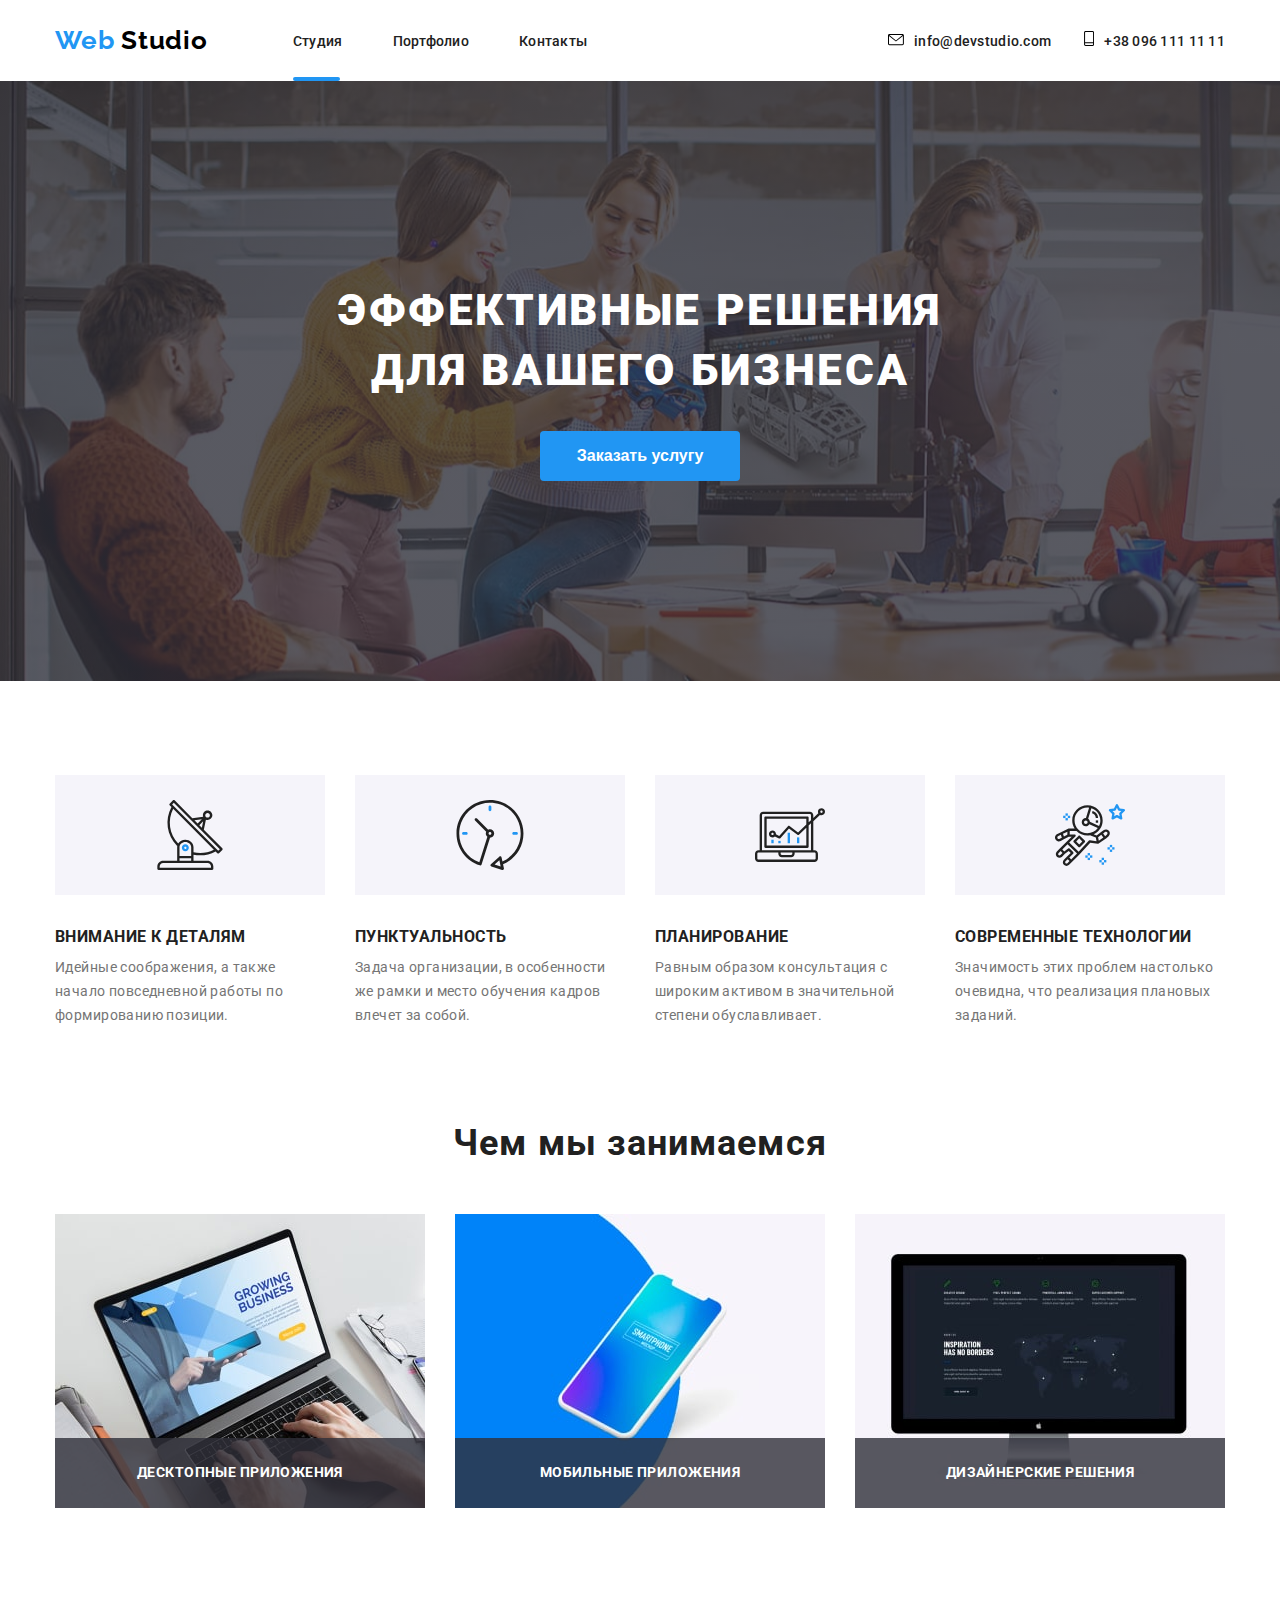
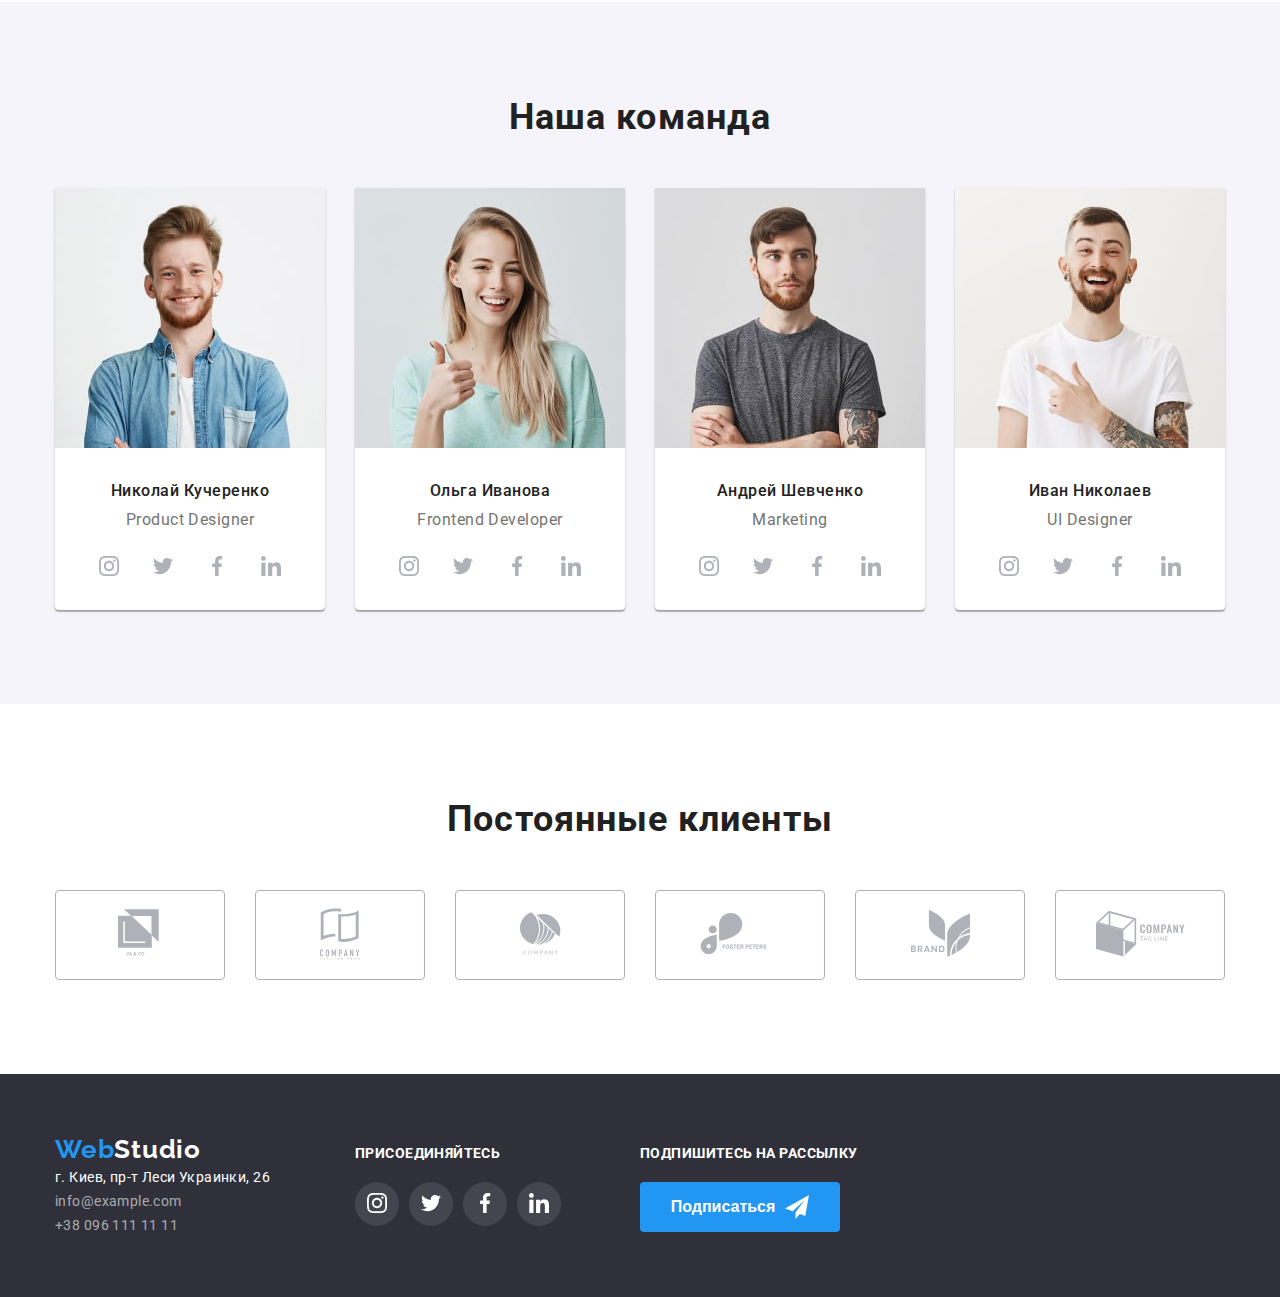
<file: index.html>
<!DOCTYPE html>
<html lang="ru">
  <head>
    <meta charset="UTF-8" />
    <meta name="viewport" content="width=device-width, initial-scale=1.0" />
    <title lang="en">Web Studio</title>
    <link
      href="https://fonts.googleapis.com/css2?family=Raleway:wght@700&family=Roboto:wght@500;700;900&display=swap"
      rel="stylesheet"
    />
    <link rel="stylesheet" href="./css/style.css" />
  </head>
  <body>
    <!--шапка-->
    <header class="header">
      <div class="container">
        <nav class="navigation-container">
          <a href="index.html" lang="en" class="logo link"
            ><span class="logo-web">Web</span> Studio</a
          >
          <ul class="navigation-list">
            <li class="navigation-list-item underline">
              <a href="" class="navigation link">Студия</a>
            </li>
            <li class="navigation-list-item">
              <a href="./portfolio.html" class="navigation link">Портфолио</a>
            </li>
            <li class="navigation-list-item">
              <a href="" class="navigation link">Контакты</a>
            </li>
          </ul>
        </nav>
        <div class="header-utils">
          <address class="address">
            <a href="mailto:info@devstudio.com"
              ><svg class="icon-header" width="16" height="12">
                <use href="./image/sprite.svg#icon-letter"></use></svg
              >info@devstudio.com</a
            >

            <a href="tel:+380961111111">
              <svg class="icon-header" width="10" height="15">
                <use href="./image/sprite.svg#icon-phone"></use></svg
              >+38 096 111 11 11</a
            >
          </address>
        </div>
      </div>
    </header>
    <main>
      <section class="hero">
        <h1 class="hero-title">
          Эффективные решения <br />
          для вашего бизнеса
        </h1>
        <button class="button">Заказать услугу</button>
      </section>

      <!--Наши преимущества-->
      <section class="advantages">
        <div class="container">
          <h2 hidden class="advantages-title">Наши преимущества</h2>

          <ul class="advantage-list">
            <li class="advantage-list-items">
              <div class="img-advanture">
                <svg class="icon">
                  <use href="./image/sprite.svg#icon-antenna"></use>
                </svg>
              </div>
              <h3 class="advantages-caption">Внимание к деталям</h3>
              <p class="advantages-text">
                Идейные соображения, а также <br />
                начало повседневной работы по <br />
                формированию позиции.
              </p>
            </li>
            <li class="advantage-list-items">
              <div class="img-advanture">
                <svg class="icon">
                  <use href="./image/sprite.svg#icon-clock"></use>
                </svg>
              </div>
              <h3 class="advantages-caption">Пунктуальность</h3>
              <p class="advantages-text">
                Задача организации, в особенности<br />
                же рамки и место обучения кадров<br />
                влечет за собой.
              </p>
            </li>
            <li class="advantage-list-items">
              <div class="img-advanture">
                <svg class="icon">
                  <use href="./image/sprite.svg#icon-diagram"></use>
                </svg>
              </div>

              <h3 class="advantages-caption">Планирование</h3>
              <p class="advantages-text">
                Равным образом консультация с <br />
                широким активом в значительной <br />
                степени обуславливает.
              </p>
            </li>
            <li class="advantage-list-items">
              <div class="img-advanture">
                <svg class="icon">
                  <use href="./image/sprite.svg#icon-astronaut"></use>
                </svg>
              </div>
              <h3 class="advantages-caption">Современные технологии</h3>
              <p class="advantages-text">
                Значимость этих проблем настолько <br />
                очевидна, что реализация плановых<br />
                заданий.
              </p>
            </li>
          </ul>
        </div>
      </section>

      <!--Чем мы занимаемся-->
      <section class="what-we-do">
        <div class="container">
          <h2 class="title">Чем мы занимаемся</h2>
          <ul class="what-we-do-list">
            <li>
              <img
                class="img"
                src="./image/do/img-1-min.jpg"
                alt="ноутбук"
                width="370"
              />
              <p class="what-we-do-title">Десктопные приложения</p>
            </li>
            <li>
              <img
                class="img"
                src="./image/do/img-2-min.jpg"
                alt="смартфон"
                width="370"
              />
              <p class="what-we-do-title">Мобильные приложения</p>
            </li>
            <li>
              <img
                class="img"
                src="./image/do/img-3-min.jpg"
                alt="монитор"
                width="370"
              />
              <p class="what-we-do-title">Дизайнерские решения</p>
            </li>
          </ul>
        </div>
      </section>

      <!--Наша команда-->
      <section class="team">
        <div class="container">
          <h2 class="title team-title">Наша команда</h2>
          <ul class="team-list">
            <li class="team-list-cards">
              <img src="./image/team/img-min.jpg" alt="фото Николая" />
              <h3 class="team-name">Николай Кучеренко</h3>
              <p class="team-career">Product Designer</p>
              <ul class="team-social-links">
                <li class="team-social-links-items">
                  <a href="" aria-label="иконка инстаграма"
                    ><svg class="team-social">
                      <use href="./image/sprite.svg#icon-instagram"></use></svg
                  ></a>
                </li>
                <li class="team-social-links-items">
                  <a href="" aria-label="иконка твитера"
                    ><svg class="team-social">
                      <use href="./image/sprite.svg#icon-twitter"></use></svg
                  ></a>
                </li>
                <li class="team-social-links-items">
                  <a href="" aria-label="иконка фейсбука"
                    ><svg class="team-social">
                      <use href="./image/sprite.svg#icon-facebook"></use></svg
                  ></a>
                </li>
                <li class="team-social-links-items">
                  <a href="" aria-label="иконка линкедин"
                    ><svg class="team-social">
                      <use href="./image/sprite.svg#icon-linkedin"></use></svg
                  ></a>
                </li>
              </ul>
            </li>
            <li class="team-list-cards">
              <img src="./image/team/img-1-min.jpg" alt="фото Ольги" />
              <h3 class="team-name">Ольга Иванова</h3>
              <p class="team-career">Frontend Developer</p>
              <ul class="team-social-links">
                <li class="team-social-links-items">
                  <a href="" aria-label="иконка инстаграма"
                    ><svg class="team-social">
                      <use href="./image/sprite.svg#icon-instagram"></use></svg
                  ></a>
                </li>
                <li class="team-social-links-items">
                  <a href="" aria-label="иконка твитера"
                    ><svg class="team-social">
                      <use href="./image/sprite.svg#icon-twitter"></use></svg
                  ></a>
                </li>
                <li class="team-social-links-items">
                  <a href="" aria-label="иконка фейсбука"
                    ><svg class="team-social">
                      <use href="./image/sprite.svg#icon-facebook"></use></svg
                  ></a>
                </li>
                <li class="team-social-links-items">
                  <a href="" aria-label="иконка линкедин"
                    ><svg class="team-social">
                      <use href="./image/sprite.svg#icon-linkedin"></use></svg
                  ></a>
                </li>
              </ul>
            </li>
            <li class="team-list-cards">
              <img src="./image/team/img-2-min.jpg" alt="фото Андрея" />
              <h3 class="team-name">Андрей Шевченко</h3>
              <p class="team-career">Marketing</p>
              <ul class="team-social-links">
                <li class="team-social-links-items">
                  <a href="" aria-label="иконка инстаграма"
                    ><svg class="team-social">
                      <use href="./image/sprite.svg#icon-instagram"></use></svg
                  ></a>
                </li>
                <li class="team-social-links-items">
                  <a href="" aria-label="иконка твитера"
                    ><svg class="team-social">
                      <use href="./image/sprite.svg#icon-twitter"></use></svg
                  ></a>
                </li>
                <li class="team-social-links-items">
                  <a href="" aria-label="иконка фейсбука"
                    ><svg class="team-social">
                      <use href="./image/sprite.svg#icon-facebook"></use></svg
                  ></a>
                </li>
                <li class="team-social-links-items">
                  <a href="" aria-label="иконка линкедин"
                    ><svg class="team-social">
                      <use href="./image/sprite.svg#icon-linkedin"></use></svg
                  ></a>
                </li>
              </ul>
            </li>
            <li class="team-list-cards">
              <img src="./image/team/img-3-min.jpg" alt="фото Ивана" />
              <h3 class="team-name">Иван Николаев</h3>
              <p class="team-career">UI Designer</p>
              <ul class="team-social-links">
                <li class="team-social-links-items">
                  <a href="" aria-label="иконка инстаграма"
                    ><svg class="team-social">
                      <use href="./image/sprite.svg#icon-instagram"></use></svg
                  ></a>
                </li>
                <li class="team-social-links-items">
                  <a href="" aria-label="иконка твитера"
                    ><svg class="team-social">
                      <use href="./image/sprite.svg#icon-twitter"></use></svg
                  ></a>
                </li>
                <li class="team-social-links-items">
                  <a href="" aria-label="иконка фейсбука"
                    ><svg class="team-social">
                      <use href="./image/sprite.svg#icon-facebook"></use></svg
                  ></a>
                </li>
                <li class="team-social-links-items">
                  <a href="" aria-label="иконка линкедин"
                    ><svg class="team-social">
                      <use href="./image/sprite.svg#icon-linkedin"></use></svg
                  ></a>
                </li>
              </ul>
            </li>
          </ul>
        </div>
      </section>

      <!--Постоянные клиенты-->
      <section class="customers">
        <div class="container">
          <h2 class="customers-title title">Постоянные клиенты</h2>
          <ul class="customers-list">
            <li class="customers-list-item">
              <a href=""
                ><svg class="custumers-comany" width="45" height="50">
                  <use href="./image/sprite.svg#icon-logo1"></use></svg
              ></a>
            </li>
            <li>
              <a href=""
                ><svg class="custumers-comany" width="40" height="52">
                  <use href="./image/sprite.svg#icon-logo2"></use></svg
              ></a>
            </li>
            <li>
              <a href=""
                ><svg class="custumers-comany" width="41" height="43">
                  <use href="./image/sprite.svg#icon-logo3"></use></svg
              ></a>
            </li>
            <li>
              <a href=""
                ><svg class="custumers-comany" width="80" height="42">
                  <use href="./image/sprite.svg#icon-logo4"></use></svg
              ></a>
            </li>
            <li>
              <a href=""
                ><svg class="custumers-comany" width="59" height="47">
                  <use href="./image/sprite.svg#icon-logo5"></use></svg
              ></a>
            </li>
            <li>
              <a href=""
                ><svg class="custumers-comany" width="89" height="46">
                  <use href="./image/sprite.svg#icon-logo6"></use></svg
              ></a>
            </li>
          </ul>
        </div>
      </section>
    </main>
    <footer class="footer">
      <div class="container">
        <div class="footer-block-logo">
          <a href="index.html" lang="en" class="logo link fon"
            ><span class="logo-web">Web</span
            ><span class="logo-studio">Studio</span></a
          >
          <address>
            <ul>
              <li>
                <a
                  href="https://goo.gl/maps/PsE4YKg6dr8k7Q8X9"
                  class="footer-address"
                >
                  г. Киев, пр-т Леси Украинки, 26</a
                >
              </li>
              <li>
                <a href="mailto:info@example.com" class="footer-mail"
                  >info@example.com</a
                >
              </li>
              <li>
                <a href="tel:+380961111111" class="footer-tel"
                  >+38 096 111 11 11</a
                >
              </li>
            </ul>
          </address>
        </div>
        <div class="footer-block">
          <h4 class="call-to-action">Присоединяйтесь</h4>
          <ul class="team-social-links">
            <li class="footer-social-links-items">
              <a href="" aria-label="иконка инстаграма"
                ><svg class="team-social">
                  <use href="./image/sprite.svg#icon-instagram"></use></svg
              ></a>
            </li>
            <li class="footer-social-links-items">
              <a href="" aria-label="иконка твитера"
                ><svg class="team-social">
                  <use href="./image/sprite.svg#icon-twitter"></use></svg
              ></a>
            </li>
            <li class="footer-social-links-items">
              <a href="" aria-label="иконка фейсбука"
                ><svg class="team-social">
                  <use href="./image/sprite.svg#icon-facebook"></use></svg
              ></a>
            </li>
            <li class="footer-social-links-items">
              <a href="" aria-label="иконка линкедин"
                ><svg class="team-social">
                  <use href="./image/sprite.svg#icon-linkedin"></use></svg
              ></a>
            </li>
          </ul>
        </div>
        <div class="footer-block">
          <h4 class="call-to-action">Подпишитесь на рассылку</h4>

          <button class="button button-send">
            Подписаться
          </button>
        </div>
      </div>
    </footer>
  </body>
</html>
</file>
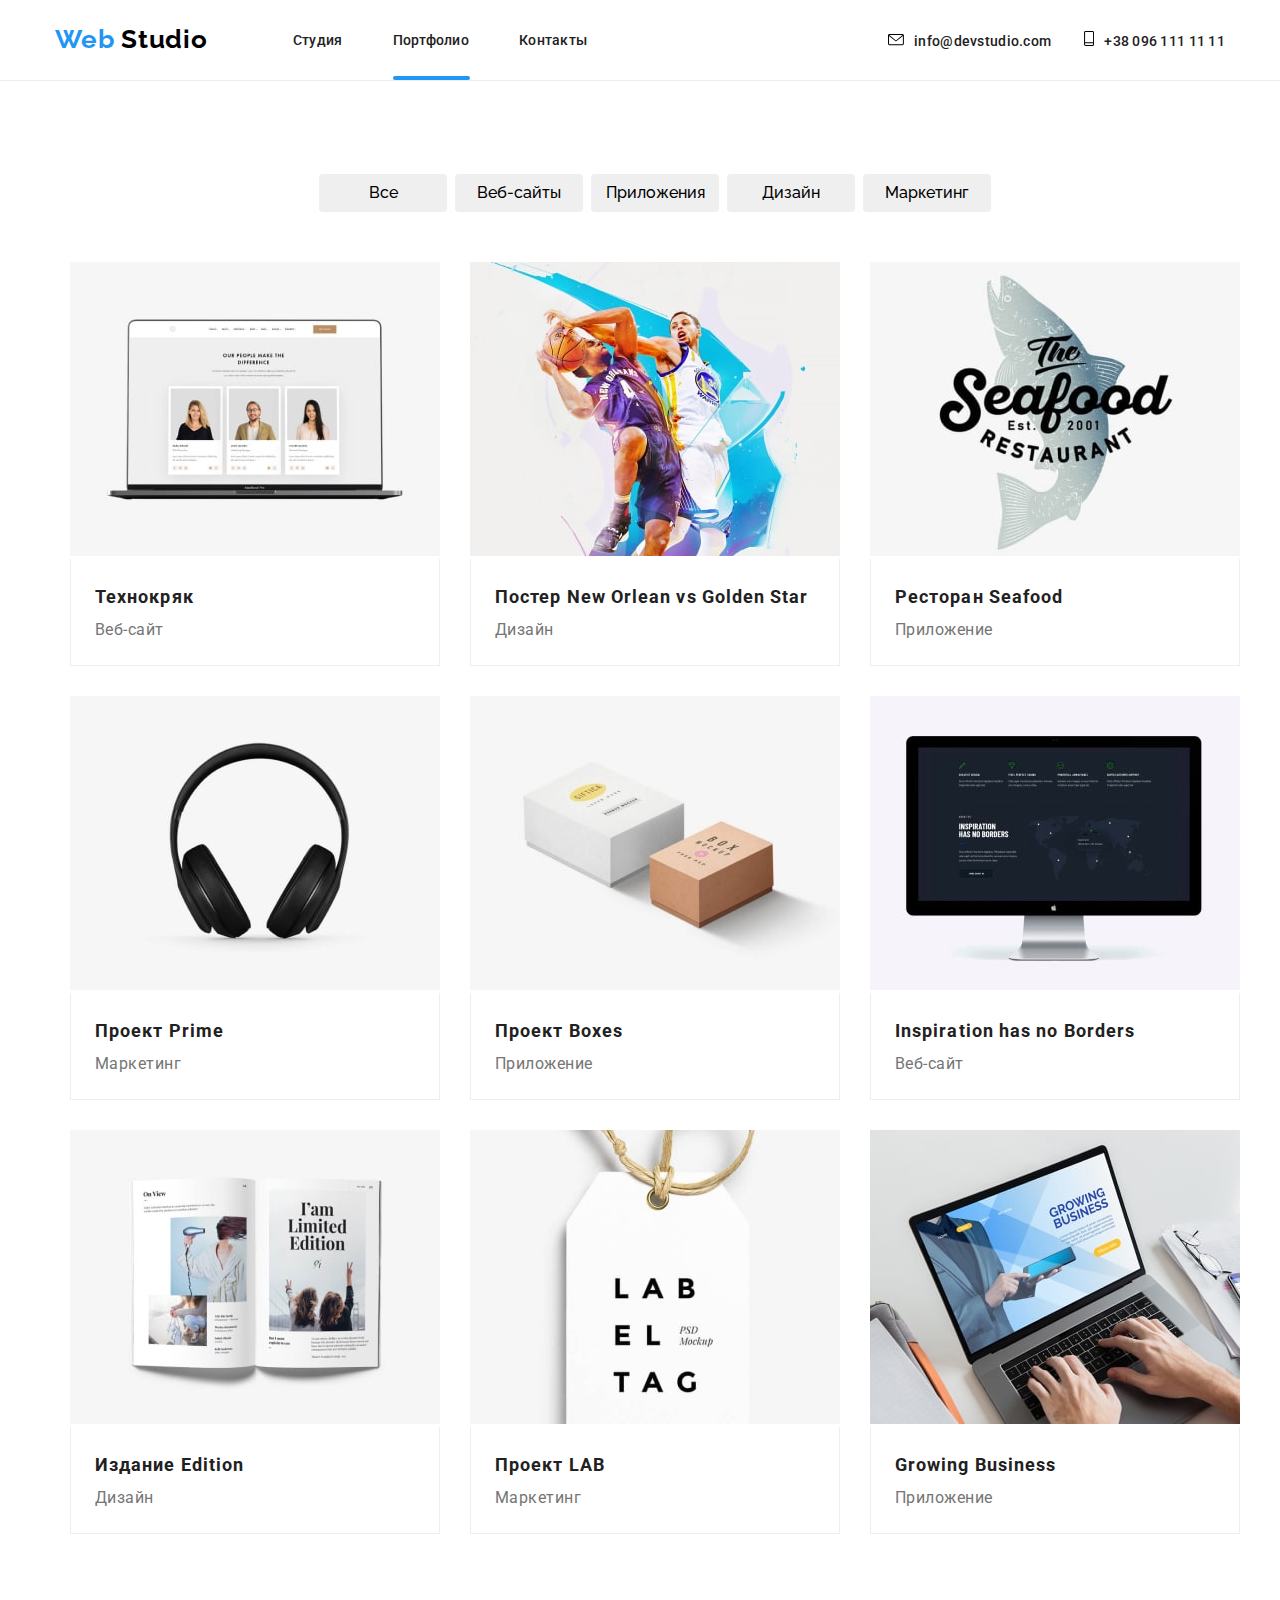
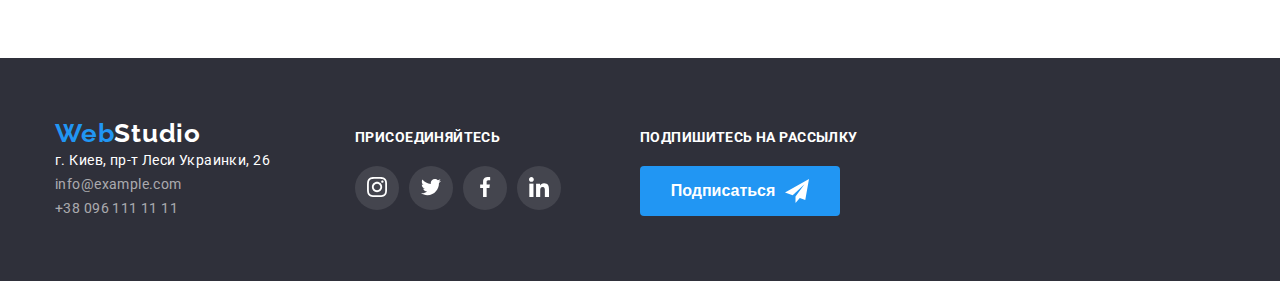
<file: portfolio.html>
<!DOCTYPE html>
<html lang="ru">
  <head>
    <meta charset="UTF-8" />
    <meta name="viewport" content="width=device-width, initial-scale=1.0" />
    <title>Портфолио</title>
    <link
      href="https://fonts.googleapis.com/css2?family=Raleway:wght@700&family=Roboto:wght@500;700;900&display=swap"
      rel="stylesheet"
    />
    <link rel="stylesheet" href="./css/style.css" />
  </head>
  <body>
    <header class="header header-portfolio">
      <div class="container">
        <nav class="navigation-container">
          <a href="index.html" lang="en" class="logo link"
            ><span class="logo-web">Web</span> Studio</a
          >
          <ul class="navigation-list">
            <li class="navigation-list-item">
              <a href="./index.html" class="navigation link">Студия</a>
            </li>
            <li class="navigation-list-item underline-port">
              <a href="./portfolio.html" class="navigation link">Портфолио</a>
            </li>
            <li class="navigation-list-item">
              <a href="" class="navigation link">Контакты</a>
            </li>
          </ul>
        </nav>
        <div class="header-utils">
          <address class="address">
            <a href="mailto:info@devstudio.com"
              ><svg class="icon-header" width="16" height="12">
                <use href="./image/sprite.svg#icon-letter"></use></svg
              >info@devstudio.com</a
            >

            <a href="tel:+380961111111">
              <svg class="icon-header" width="10" height="15">
                <use href="./image/sprite.svg#icon-phone"></use></svg
              >+38 096 111 11 11</a
            >
          </address>
        </div>
      </div>
    </header>
    <main>
      <h1 hidden>Приммеры работ</h1>
      <div class="container">
        <ul class="container filter">
          <li><button class="filter-active">Все</button></li>
          <li><button class="filter-active">Веб-сайты</button></li>
          <li><button class="filter-active">Приложения</button></li>
          <li><button class="filter-active">Дизайн</button></li>
          <li><button class="filter-active">Маркетинг</button></li>
        </ul>
        <ul class="container galery">
          <li>
            <a href="" class="link">
              <div class="container-about">
                <img
                  class="container-about-img"
                  src="./image/gallery/img1-min.jpg"
                  alt="ноутбук"
                />
                <p class="type-of-services-about-text">
                  Технокряк это современная площадка распространения
                  коронавируса. Компании используют эту платформу для цифрового
                  шпионажа и атак на защищённые сервера конкурентов.
                </p>
              </div>

              <div class="small-container">
                <h3 class="type-of-services-title link">Технокряк</h3>
                <p class="type-of-services-about">Веб-сайт</p>
              </div>
            </a>
          </li>
          <li>
            <a href="" class="link">
              <div class="container-about">
                <img src="./image/gallery/img2-min.jpg" alt="Баскетболисты" />
                <p class="type-of-services-about-text">
                  Технокряк это современная площадка распространения
                  коронавируса. Компании используют эту платформу для цифрового
                  шпионажа и атак на защищённые сервера конкурентов.
                </p>
              </div>

              <div class="small-container">
                <h3 class="type-of-services-title link">
                  Постер <span lang="en">New Orlean vs Golden Star</span>
                </h3>
                <p class="type-of-services-about">Дизайн</p>
              </div>
            </a>
          </li>
          <li>
            <a href="" class="link">
              <div class="container-about">
                <img
                  src="./image/gallery/img3-min.jpg"
                  alt="Логотип ресторана"
                />
                <p class="type-of-services-about-text">
                  Технокряк это современная площадка распространения
                  коронавируса. Компании используют эту платформу для цифрового
                  шпионажа и атак на защищённые сервера конкурентов.
                </p>
              </div>
              <div class="small-container">
                <h3 class="type-of-services-title link">
                  Ресторан <span lang="en">Seafood</span>
                </h3>
                <p class="type-of-services-about">Приложение</p>
              </div></a
            >
          </li>
          <li>
            <a href="" class="link">
              <div class="container-about">
                <img src="./image/gallery/img4-min.jpg" alt="Наушники" />
                <p class="type-of-services-about-text">
                  Технокряк это современная площадка распространения
                  коронавируса. Компании используют эту платформу для цифрового
                  шпионажа и атак на защищённые сервера конкурентов.
                </p>
              </div>
              <div class="small-container">
                <h3 class="type-of-services-title link">
                  Проект <span lang="en">Prime</span>
                </h3>
                <p class="type-of-services-about">Маркетинг</p>
              </div></a
            >
          </li>
          <li>
            <a href="" class="link">
              <div class="container-about">
                <img src="./image/gallery/img5-min.jpg" alt="Боксы" />
                <p class="type-of-services-about-text">
                  Технокряк это современная площадка распространения
                  коронавируса. Компании используют эту платформу для цифрового
                  шпионажа и атак на защищённые сервера конкурентов.
                </p>
              </div>
              <div class="small-container">
                <h3 class="type-of-services-title link">
                  Проект <span lang="en">Boxes</span>
                </h3>
                <p class="type-of-services-about">Приложение</p>
              </div></a
            >
          </li>
          <li>
            <a href="" class="link">
              <div class="container-about">
                <img src="./image/gallery/img6-min.jpg" alt="Монитор" />
                <p class="type-of-services-about-text">
                  Технокряк это современная площадка распространения
                  коронавируса. Компании используют эту платформу для цифрового
                  шпионажа и атак на защищённые сервера конкурентов.
                </p>
              </div>
              <div class="small-container">
                <h3 lang="en" class="type-of-services-title link">
                  Inspiration has no Borders
                </h3>
                <p class="type-of-services-about">Веб-сайт</p>
              </div></a
            >
          </li>
          <li>
            <a href="" class="link">
              <div class="container-about">
                <img
                  src="./image/gallery/img7-min.jpg"
                  alt="Разворот журнала"
                />

                <p class="type-of-services-about-text">
                  Технокряк это современная площадка распространения
                  коронавируса. Компании используют эту платформу для цифрового
                  шпионажа и атак на защищённые сервера конкурентов.
                </p>
              </div>
              <div class="small-container">
                <h3 class="type-of-services-title link">
                  Издание <span lang="en">Edition</span>
                </h3>
                <p class="type-of-services-about">Дизайн</p>
              </div></a
            >
          </li>
          <li>
            <a href="" class="link">
              <div class="container-about">
                <img src="./image/gallery/img8-min.jpg" alt="Бирка" />
                <p class="type-of-services-about-text">
                  Технокряк это современная площадка распространения
                  коронавируса. Компании используют эту платформу для цифрового
                  шпионажа и атак на защищённые сервера конкурентов.
                </p>
              </div>
              <div class="small-container">
                <h3 class="type-of-services-title link">
                  Проект <span lang="en">LAB</span>
                </h3>
                <p class="type-of-services-about">Маркетинг</p>
              </div></a
            >
          </li>
          <li>
            <a href="" class="link">
              <div class="container-about">
                <img src="./image/gallery/img9-min.jpg" alt="ноутбук" />
                <p class="type-of-services-about-text">
                  Технокряк это современная площадка распространения
                  коронавируса. Компании используют эту платформу для цифрового
                  шпионажа и атак на защищённые сервера конкурентов.
                </p>
              </div>
              <div class="small-container">
                <h3 lang="en" class="type-of-services-title link">
                  Growing Business
                </h3>
                <p class="type-of-services-about">Приложение</p>
              </div></a
            >
          </li>
        </ul>
      </div>
    </main>
    <footer class="footer">
      <div class="container">
        <div class="footer-block-logo">
          <a href="index.html" lang="en" class="logo link fon"
            ><span class="logo-web">Web</span
            ><span class="logo-studio">Studio</span></a
          >
          <address>
            <ul>
              <li>
                <a
                  href="https://goo.gl/maps/PsE4YKg6dr8k7Q8X9"
                  class="footer-address"
                >
                  г. Киев, пр-т Леси Украинки, 26</a
                >
              </li>
              <li>
                <a href="mailto:info@example.com" class="footer-mail"
                  >info@example.com</a
                >
              </li>
              <li>
                <a href="tel:+380961111111" class="footer-tel"
                  >+38 096 111 11 11</a
                >
              </li>
            </ul>
          </address>
        </div>
        <div class="footer-block">
          <h4 class="call-to-action">Присоединяйтесь</h4>
          <ul class="team-social-links">
            <li class="team-social-links-items footer-social-links-items">
              <a href="" aria-label="иконка инстаграма"
                ><svg class="team-social">
                  <use href="./image/sprite.svg#icon-instagram"></use></svg
              ></a>
            </li>
            <li class="team-social-links-items footer-social-links-items">
              <a href="" aria-label="иконка твитера"
                ><svg class="team-social">
                  <use href="./image/sprite.svg#icon-twitter"></use></svg
              ></a>
            </li>
            <li class="team-social-links-items footer-social-links-items">
              <a href="" aria-label="иконка фейсбука"
                ><svg class="team-social">
                  <use href="./image/sprite.svg#icon-facebook"></use></svg
              ></a>
            </li>
            <li class="team-social-links-items footer-social-links-items">
              <a href="" aria-label="иконка линкедин"
                ><svg class="team-social">
                  <use href="./image/sprite.svg#icon-linkedin"></use></svg
              ></a>
            </li>
          </ul>
        </div>
        <div class="footer-block">
          <h4 class="call-to-action">Подпишитесь на рассылку</h4>

          <button class="button button-send">
            Подписаться
          </button>
        </div>
      </div>
    </footer>
  </body>
</html>
</file>
<file: css/style.css>
:root {
  --main-font: "Roboto", sans-serif;
  --secondary-font: "Raleway", sans-serif;
  --accent-color: #2196f3;
  --secondary-color: #212121;
  --subtext-color: #757575;
  --white-color: #ffffff;
}
html {
  box-sizing: border-box;
}
*,
*::before,
*::after {
  box-sizing: inherit;
  margin: 0;
  padding: 0;
}
ul {
  list-style: none;
}
body {
  background-color: var(--white-color);
  font-family: var(--main-font);
  font-size: 14px;
  color: var(--secondary-color);
}
.link {
  text-decoration: none;
}
h1 {
  margin: 0;
}
.container {
  width: 1200px;
  padding-right: 15px;
  padding-left: 15px;
  margin-left: auto;
  margin-right: auto;
  /* outline: 1px solid #666; */
}
.img {
  display: block;
}

/*Разметка Хедера*/
.header {
  display: flex;
  height: 81px;
}
.navigation-container {
  display: flex;
  align-items: center;
  margin-bottom: 0;
}
.navigation-list {
  display: flex;
  align-items: center;
}
.logo {
  font-family: var(--secondary-font);
  font-style: normal;
  font-weight: bold;
  font-size: 26px;
  line-height: 1.2;
  letter-spacing: 0.03em;
  color: #000000;
  margin-right: 85px;
}

.logo-web {
  color: var(--accent-color);
}
.navigation-list-item {
  display: block;
  position: relative;
  padding-top: 32px;
  padding-bottom: 32px;
}
.navigation-list-item:not(:last-child) {
  margin-right: 50px;
}

.underline::after {
  display: block;
  position: absolute;
  content: "";
  background-color: var(--accent-color);
  width: 47px;
  height: 4px;
  border-radius: 2px;
  bottom: 0px;
}
.underline-port::after {
  display: block;
  position: absolute;
  content: "";
  background-color: var(--accent-color);
  width: 77px;
  height: 4px;
  border-radius: 2px;
  bottom: 0px;
}

.header .container {
  display: flex;
  align-items: center;
  justify-content: space-between;
}
.link-studio {
  color: var(--accent-color);
}

.navigation {
  font-style: normal;
  font-weight: 500;
  line-height: 16px;
  letter-spacing: 0.02em;
  color: var(--secondary-color);
}
.navigation:hover,
.navigation:focus {
  color: var(--accent-color);

  transition-property: color;
  transition-duration: 250ms;
  transition-timing-function: ubic-bezier(0.4, 0, 0.2, 1);
}

.address > a {
  font-family: var(--main-font);
  font-style: normal;
  font-weight: 500;
  line-height: 1.14;
  letter-spacing: 0.02em;
  text-decoration: none;
  color: var(--secondary-color);
}
.address > a:hover,
.address > a:focus {
  color: var(--accent-color);
  fill: #2196f3;

  transition-property: fill;
  transition-duration: 250ms;
  transition-timing-function: ubic-bezier(0.4, 0, 0.2, 1);
}
.icon-header:hover,
.icon-header:focus {
  fill: var(--accent-color);

  transition-property: fill;
  transition-duration: 250ms;
  transition-timing-function: ubic-bezier(0.4, 0, 0.2, 1);
}
.address > a:not(:last-child) {
  margin-right: 30px;
}
.icon-header {
  margin-right: 10px;
}

/*Hero section*/
.hero {
  max-width: 1600px;
  margin-left: auto;
  margin-right: auto;
  text-align: center;
  padding-top: 200px;
  padding-bottom: 200px;
  background-image: linear-gradient(
      to bottom,
      rgba(47, 48, 58, 0.8),
      rgba(47, 48, 58, 0.8)
    ),
    url(../image/gallery/hero-min.jpg);
  background-repeat: no-repeat;
  background-clip: border-box;
  background-size: cover;
}
/* заголовок на секции героии */
.hero-title {
  font-style: normal;
  font-weight: 900;
  font-size: 44px;
  line-height: 1.36;
  letter-spacing: 0.06em;
  text-transform: uppercase;
  color: var(--white-color);
  margin-bottom: 30px;
}

/* кнопка в секции герои */
.button {
  background-color: var(--accent-color);
  color: var(--white-color);
  width: 200px;
  height: 50px;
  border-radius: 4px;
  border: none;
  font-weight: bold;
  font-size: 16px;
  text-align: center;
}

/* ховер на кнопке-герое */
.button:hover,
.button:focus {
  border-radius: 4px;
  box-shadow: 0px 4px 4px rgba(0, 0, 0, 0.15);

  transition-property: box-shadow;
  transition-duration: 250ms;
  transition-timing-function: ubic-bezier(0.4, 0, 0.2, 1);
}

/*Секция наши приемущества*/
.advantages {
  padding-top: 94px;
  padding-bottom: 94px;
}
.advantages-caption {
  line-height: 1.14;
  letter-spacing: 0.03em;
  text-transform: uppercase;
  margin-bottom: 10px;
}
.advantages-text {
  font-family: var(--main-font);
  font-weight: normal;
  line-height: 1.71;
  letter-spacing: 0.03em;
  color: var(--subtext-color);
}
.advantage-list {
  display: flex;
  justify-content: space-between;
}
.advantage-list-items:not(:last-child) {
  margin-right: 30px;
}

.icon {
  background-color: #f5f4fa;
  width: 270px;
  height: 120px;
  margin-bottom: 30px;
  padding-left: 100px;
  padding-right: 100px;
}

/*Секция Чем мы занимаемся*/
.what-we-do {
  padding-bottom: 94px;
}
.title {
  font-weight: bold;
  font-size: 36px;
  line-height: 1.17;
  text-align: center;
  letter-spacing: 0.03em;
  padding-bottom: 50px;
}
.what-we-do-title {
  display: flex;
  font-weight: bold;
  font-size: 14px;
  line-height: 1.14;
  letter-spacing: 0.03em;
  text-transform: uppercase;
  color: var(--white-color);
  width: 370px;
  height: 70px;
  background: rgba(47, 48, 58, 0.8);
  position: absolute;
  top: 88%;
  left: 50%;
  transform: translate(-50%, -50%);
  align-items: center;
  justify-content: center;
}
.what-we-do-list {
  display: flex;
  justify-content: space-between;
}
.what-we-do-list > li {
  position: relative;
}
.what-we-do-list > li:not(:last-child) {
  margin-right: 30px;
}
/* Секция Наша команда*/
.team {
  margin-left: auto;
  margin-right: auto;
  background: #f5f4fa;
  padding-top: 94px;
  padding-bottom: 94px;
}
.team-list {
  display: flex;
  justify-content: space-between;
}
.team-list > li {
  width: 270px;
  height: 422px;
  background: var(--white-color);
}
.team-name {
  font-weight: 500;
  font-size: 16px;
  line-height: 1.19;
  letter-spacing: 0.03em;
  text-align: center;
  margin-top: 30px;
}
.team-career {
  font-weight: normal;
  font-size: 16px;
  line-height: 1.19;
  letter-spacing: 0.03em;
  color: var(--subtext-color);
  text-align: center;
  margin-top: 10px;
}
.team-social-links {
  margin-top: 16px;
  display: flex;
  justify-content: center;
  align-items: center;
}
.team-social-links-items {
  display: flex;
  border-radius: 50%;
  background-color: #ffffff;
  align-items: center;
  justify-content: center;
  width: 44px;
  height: 44px;
}
.team-social-links-items:not(:last-child) {
  margin-right: 10px;
}
.team-social-links-items:hover,
.team-social-links-items:focus {
  background-color: var(--accent-color);

  transition-property: background-color;
  transition-duration: 250ms;
  transition-timing-function: ubic-bezier(0.4, 0, 0.2, 1);
}
.team-social-links-items:hover svg,
.team-social-links-items:focus svg {
  fill: #ffffff;

  transition-property: fill;
  transition-duration: 250ms;
  transition-timing-function: ubic-bezier(0.4, 0, 0.2, 1);
}

.team-social {
  width: 20px;
  height: 20px;
  fill: #afb1b8;
}
.team-list-cards {
  box-shadow: 0px 2px 1px rgba(0, 0, 0, 0.2), 0px 1px 1px rgba(0, 0, 0, 0.14),
    0px 1px 3px rgba(0, 0, 0, 0.12);
  border-radius: 0px 0px 4px 4px;
}

/*Секция Постоянные клиенты*/
.customers {
  margin-bottom: 94px;
  margin-top: 94px;
}

.customers-list {
  display: flex;
  justify-content: space-between;
}
.customers-list > li {
  display: flex;
  width: 170px;
  height: 90px;
  border: 1px solid #afb1b8;
  box-sizing: border-box;
  border-radius: 4px;
  justify-content: center;
  align-items: center;
  justify-content: center;
}
.custumers-comany {
  fill: #afb1b8;
}
/* ховер на компании на лого */
.customers-list > li:hover svg,
.customers-list > li:focus svg {
  fill: var(--accent-color);

  transition-property: fill;
  transition-duration: 250ms;
  transition-timing-function: ubic-bezier(0.4, 0, 0.2, 1);
}
/* ховер на компании на бордер */
.customers-list > li:hover,
.customers-list > li:focus {
  border-color: var(--accent-color);

  transition-property: border-color;
  transition-duration: 250ms;
  transition-timing-function: ubic-bezier(0.4, 0, 0.2, 1);
}

/*Footer*/
.footer {
  background-color: #2f303a;
}
.footer .container {
  display: flex;
  align-items: baseline;
}
.footer-block-logo {
  margin-top: 60px;
  margin-bottom: 60px;
  margin-right: 69px;
}
.footer-block {
  /* margin-top: 72px; */
  margin-right: 69px;
}
.logo-studio {
  color: var(--white-color);
}
.footer-address {
  font-style: normal;
  font-weight: normal;
  font-size: 14px;
  line-height: 1.71;
  letter-spacing: 0.03em;
  text-decoration: none;
  color: var(--white-color);
}

/* соц сети в футере */
.footer-social-links-items {
  background: rgba(255, 255, 255, 0.1);
  display: flex;
  border-radius: 50%;
  align-items: center;
  justify-content: center;
  width: 44px;
  height: 44px;
  margin-right: 10px;
}
.footer-social-links-items svg {
  fill: #ffffff;
}
/* ховер для соцсетей в футере */
.footer-social-links-items:hover,
.footer-social-links-items:focus {
  background-color: var(--accent-color);

  transition-property: background-color;
  transition-duration: 250ms;
  transition-timing-function: ubic-bezier(0.4, 0, 0.2, 1);
}

.footer-tel,
.footer-mail {
  font-style: normal;
  font-weight: normal;
  font-size: 14px;
  line-height: 1.71;
  letter-spacing: 0.03em;
  text-decoration: none;
  color: rgba(255, 255, 255, 0.6);
}
.call-to-action {
  font-weight: bold;
  line-height: 1.14;
  letter-spacing: 0.03em;
  text-transform: uppercase;
  color: var(--white-color);
  margin-bottom: 20px;
}

/* кнопка Подписаться в футере */
.button-send {
  display: flex;
  justify-content: center;
  align-items: center;
}

/* Ховер на кнопку Подписаться */
.button-send:hover,
.button-send:focus {
  box-shadow: 0px 4px 4px rgba(0, 0, 0, 0.15);
  border-radius: 4px;

  transition-property: box-shadow;
  transition-duration: 250ms;
  transition-timing-function: ubic-bezier(0.4, 0, 0.2, 1);
}

/* значек самолетика в кнопке Подписаться */
.button-send::after {
  display: block;
  content: "";
  margin-left: 10px;
  width: 24px;
  height: 24px;
  background-image: url("../image/icon/send.svg");
}

/* Портфолио */
.header-portfolio {
  border-bottom: 1px solid #ececec;
}
.filter {
  display: flex;
  justify-content: center;
  margin-top: 93px;
  margin-bottom: 50px;
}
.filter > li:not(:last-child) {
  margin-right: 8px;
}

/*Ховер для фильтра страници портфолио*/
.filter-active:hover,
.filter-active:focus {
  background-color: var(--accent-color);
  color: var(--white-color);
  box-shadow: 0px 2px 2px rgba(0, 0, 0, 0.12), 0px 1px 2px rgba(0, 0, 0, 0.08),
    0px 3px 1px rgba(0, 0, 0, 0.1);
  border-radius: 4px;

  transition-property: background-color, color, box-shadow;
  transition-duration: 250ms;
  transition-timing-function: ubic-bezier(0.4, 0, 0.2, 1);
}
.filter-active {
  width: 128px;
  height: 38px;
  font-family: var(--secondary-font);
  font-style: normal;
  font-weight: 500;
  font-size: 16px;
  line-height: 26px;
  border: 0;
  border-radius: 4px;
}
/* галерея страници портфолио */
.galery {
  display: flex;
  flex-wrap: wrap;
  padding-bottom: 94px;
  overflow: hidden;
}
.galery > li:not(:nth-child(3n)) {
  margin-right: 30px;
}
.galery > li {
  margin-bottom: 30px;
  box-sizing: border-box;
}
.galery > li:hover,
.galery > li:focus {
  box-shadow: 1px 4px 6px rgba(0, 0, 0, 0.16), 0px 4px 4px rgba(0, 0, 0, 0.06),
    0px 1px 1px rgba(0, 0, 0, 0.12);

  transition-property: box-shadow;
  transition-duration: 250ms;
  transition-timing-function: ubic-bezier(0.4, 0, 0.2, 1);
}
/* 3n
    1)3*0=0
    2)3*1=3
    3)3*2=6
    4)3*3=9 */

.type-of-services-title {
  font-weight: bold;
  font-size: 18px;
  line-height: 2;
  color: var(--secondary-color);
  letter-spacing: 0.06em;
  text-decoration: none;
}
.type-of-services-about {
  font-style: normal;
  font-weight: normal;
  font-size: 16px;
  line-height: 1.88;
  letter-spacing: 0.03em;
  color: var(--subtext-color);
}
.type-of-services-about-text {
  display: block;
  position: absolute;
  top: 0;
  left: 0;
  opacity: 0;
  /* transform: translate(-50%, -50%); */
  font-weight: normal;
  font-size: 18px;
  line-height: 1.56;
  letter-spacing: 0.03em;
  color: var(--white-color);
  background-color: #2196f3;
  width: 100%;
  height: 100%;
  transform: translateY(101%);
  padding: 63px 24px;
  transition: transform 250ms cubic-bezier(0.4, 0, 0.2, 1),
    opacity 250ms cubic-bezier(0.4, 0, 0.2, 1);
}

.container-about:hover .type-of-services-about-text {
  transform: translateY(0);
  opacity: 1;
}

.small-container {
  padding-left: 24px;
  padding-right: 24px;
  padding-top: 20px;
  padding-bottom: 20px;
  border-bottom: 1px solid #eeeeee;
  border-left: 1px solid #eeeeee;
  border-right: 1px solid #eeeeee;
}
.portfolio {
  color: var(--accent-color);
}

.container-about {
  position: relative;
  overflow: hidden;
}
</file>
